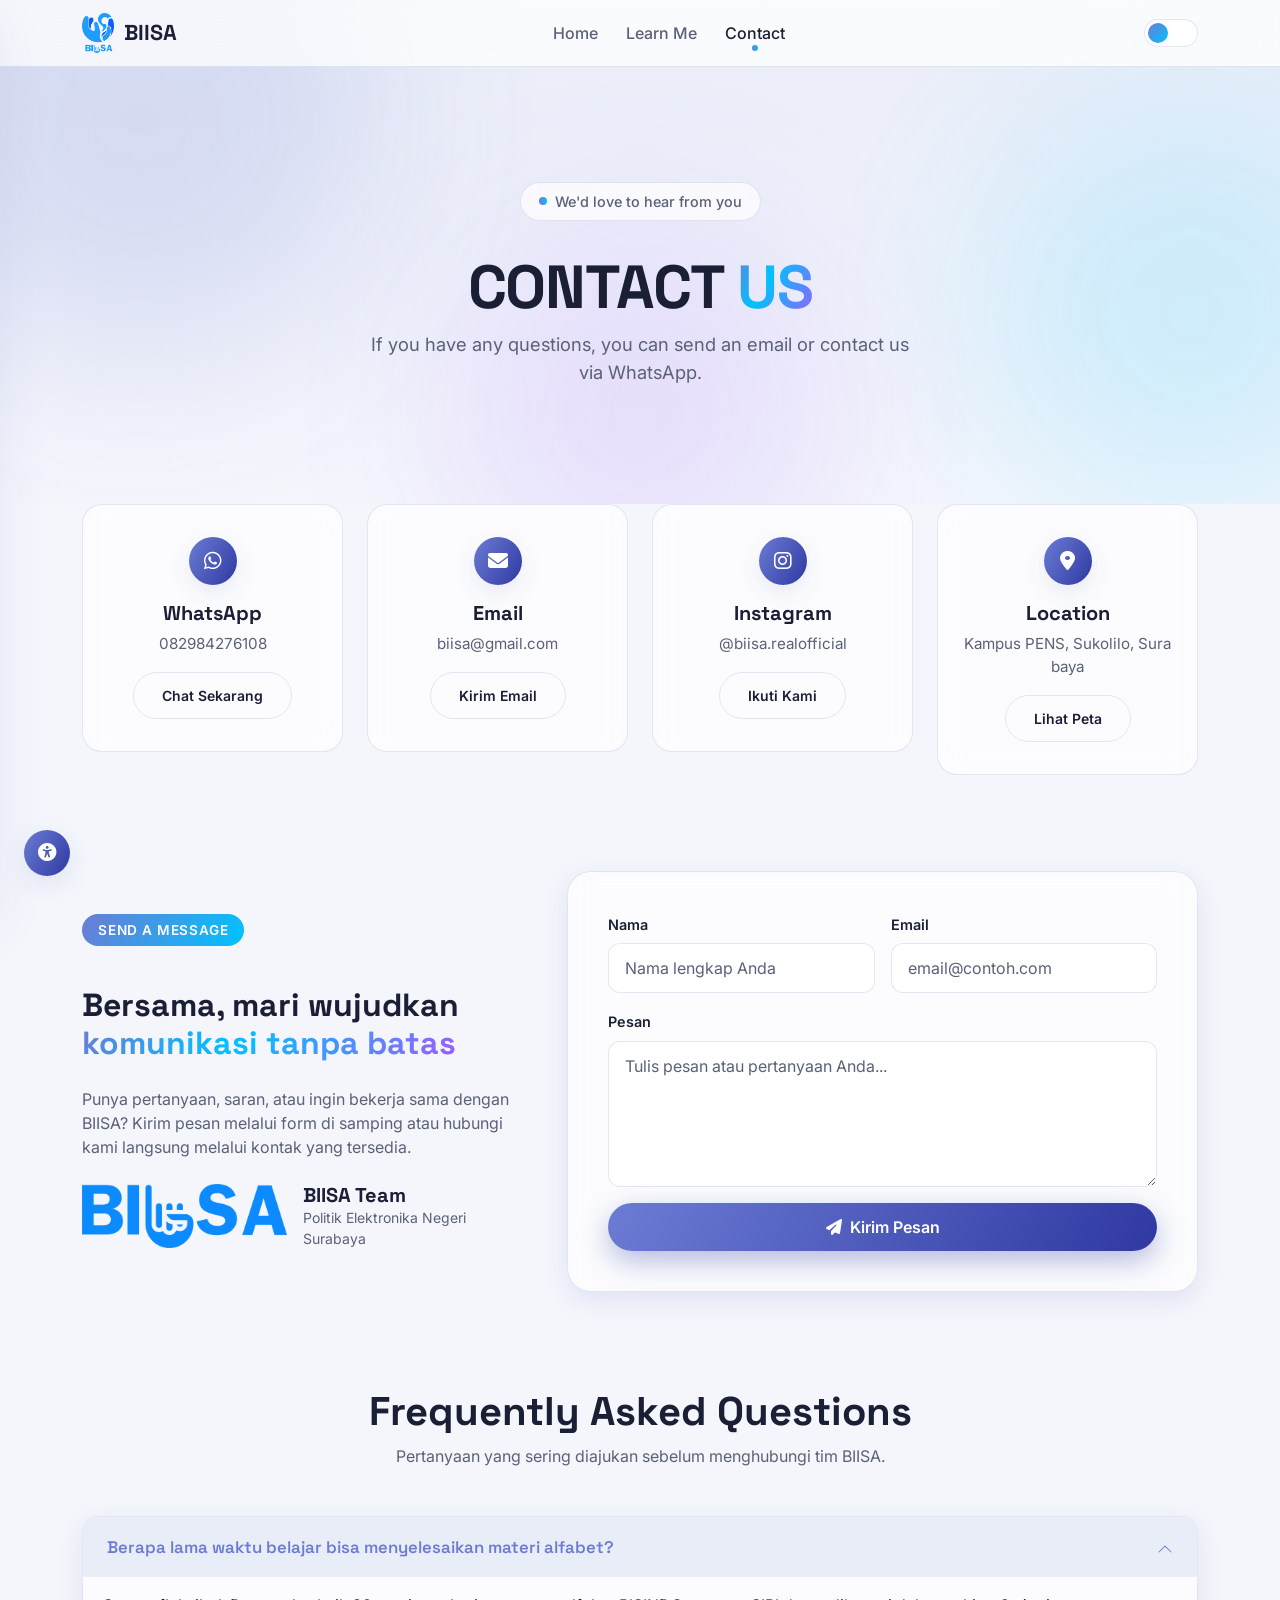
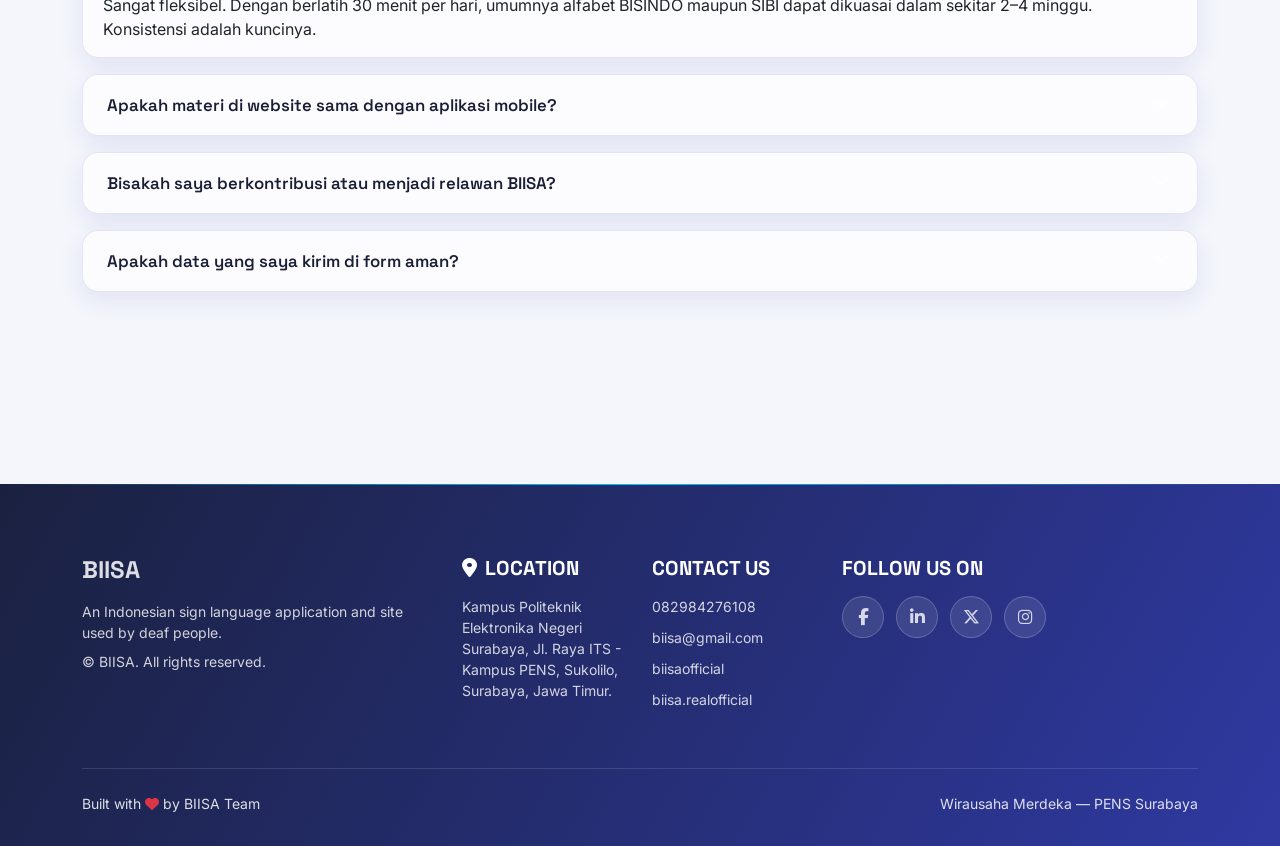
<file: contact.html>
<!DOCTYPE html>
<html lang="en">
<head>
  <meta charset="UTF-8">
  <meta name="viewport" content="width=device-width, initial-scale=1.0">
  <title>Contact | BIISA Education</title>

  <!-- Apply accessibility preference early (avoid flash) -->
  <script>
    (function () {
      try {
        var a = JSON.parse(localStorage.getItem("biisa-access") || "{}");
        document.documentElement.setAttribute("data-access-font", a.fontScale || "a");
        if (a.contrast) document.documentElement.setAttribute("data-high-contrast", "");
        if (a.motion) document.documentElement.setAttribute("data-reduced-motion", "");
      } catch (e) {}
    })();
  </script>

  <!-- Bootstrap 5 + Icon + Font -->
  <link href="https://cdn.jsdelivr.net/npm/bootstrap@5.3.3/dist/css/bootstrap.min.css" rel="stylesheet">
  <link href="https://cdnjs.cloudflare.com/ajax/libs/font-awesome/6.5.2/css/all.min.css" rel="stylesheet">
  <link href="https://fonts.googleapis.com/css2?family=Space+Grotesk:wght@400;500;600;700&family=Inter:wght@300;400;500;600;700&display=swap" rel="stylesheet">

  <!-- AOS -->
  <link href="https://unpkg.com/aos@2.3.1/dist/aos.css" rel="stylesheet">

  <link rel="stylesheet" href="css/style.css">
</head>
<body>

  <!-- Navbar -->
  <nav class="navbar navbar-biisa navbar-expand-lg">
    <div class="container">
      <a class="navbar-brand" href="index.html">
        <img src="image/logo2.png" alt="BIISA Logo">
        <span>BIISA</span>
      </a>
      <button class="navbar-toggler" type="button" data-bs-toggle="collapse" data-bs-target="#navbarSupportedContent" aria-controls="navbarSupportedContent" aria-expanded="false" aria-label="Toggle navigation">
        <span class="navbar-toggler-icon"></span>
      </button>

      <div class="collapse navbar-collapse" id="navbarSupportedContent">
        <ul class="navbar-nav mx-auto">
          <li class="nav-item"><a class="nav-link" href="index.html">Home</a></li>
          <li class="nav-item"><a class="nav-link" href="learn.html">Learn Me</a></li>
          <li class="nav-item"><a class="nav-link" href="contact.html">Contact</a></li>
        </ul>
        <div class="d-flex align-items-center justify-content-center">
          <button class="theme-toggle" type="button" aria-label="Toggle dark mode"></button>
        </div>
      </div>
    </div>
  </nav>

  <!-- Page header -->
  <section class="hero" style="min-height: 56vh; padding: 160px 0 80px;">
    <div class="hero-blobs">
      <div class="blob blob-1"></div>
      <div class="blob blob-2"></div>
      <div class="blob blob-3"></div>
    </div>
    <div class="container text-center" data-aos="fade-up">
      <span class="badge-chip mb-3"><span class="dot"></span> We'd love to hear from you</span>
      <h1 class="display-4 fw-bold mt-3">CONTACT <span class="text-gradient">US</span></h1>
      <p class="hero-sub mx-auto">
        If you have any questions, you can send an email or contact us via WhatsApp.
      </p>
    </div>
  </section>

  <!-- Contact info -->
  <section class="section-pad pt-0">
    <div class="container">
      <div class="row g-4">

        <div class="col-md-6 col-lg-3" data-aos="fade-up">
          <div class="info-card">
            <span class="icon-btn"><i class="fa-brands fa-whatsapp"></i></span>
            <h5 class="fw-bold">WhatsApp</h5>
            <p>082984276108</p>
            <a href="https://wa.me/6282984276108" target="_blank" rel="noopener" class="btn btn-ghost btn-sm mt-3">Chat Sekarang</a>
          </div>
        </div>

        <div class="col-md-6 col-lg-3" data-aos="fade-up" data-aos-delay="100">
          <div class="info-card">
            <span class="icon-btn"><i class="fa-solid fa-envelope"></i></span>
            <h5 class="fw-bold">Email</h5>
            <p>biisa@gmail.com</p>
            <a href="mailto:biisa@gmail.com" class="btn btn-ghost btn-sm mt-3">Kirim Email</a>
          </div>
        </div>

        <div class="col-md-6 col-lg-3" data-aos="fade-up" data-aos-delay="200">
          <div class="info-card">
            <span class="icon-btn"><i class="fa-brands fa-instagram"></i></span>
            <h5 class="fw-bold">Instagram</h5>
            <p>@biisa.realofficial</p>
            <a href="#" class="btn btn-ghost btn-sm mt-3">Ikuti Kami</a>
          </div>
        </div>

        <div class="col-md-6 col-lg-3" data-aos="fade-up" data-aos-delay="300">
          <div class="info-card">
            <span class="icon-btn"><i class="fa-solid fa-location-dot"></i></span>
            <h5 class="fw-bold">Location</h5>
            <p>Kampus PENS, Sukolilo, Surabaya</p>
            <a href="#" class="btn btn-ghost btn-sm mt-3">Lihat Peta</a>
          </div>
        </div>

      </div>
    </div>
  </section>

  <!-- Contact form -->
  <section class="section-pad pt-0">
    <div class="container">
      <div class="row g-5 align-items-center">
        <div class="col-lg-5" data-aos="fade-right">
          <span class="feature-chip mb-4">Send a Message</span>
          <h2 class="fw-bold mt-3 mb-4">Bersama, mari wujudkan <span class="text-gradient">komunikasi tanpa batas</span></h2>
          <p class="mb-4">
            Punya pertanyaan, saran, atau ingin bekerja sama dengan BIISA? Kirim pesan melalui form di
            samping atau hubungi kami langsung melalui kontak yang tersedia.
          </p>
          <div class="d-flex align-items-center gap-3 mt-4">
            <img src="image/logo.png" alt="BIISA" style="height: 64px;">
            <div>
              <h5 class="fw-bold mb-0">BIISA Team</h5>
              <p class="small mb-0">Politik Elektronika Negeri Surabaya</p>
            </div>
          </div>
        </div>

        <div class="col-lg-7" data-aos="fade-left">
          <div class="form-glass">
            <div id="formAlert" class="alert d-none" role="alert"></div>
            <form id="contactForm" novalidate>
              <div class="row g-3">
                <div class="col-md-6">
                  <label for="contactName" class="form-label">Nama</label>
                  <input type="text" class="form-control" id="contactName" placeholder="Nama lengkap Anda">
                </div>
                <div class="col-md-6">
                  <label for="contactEmail" class="form-label">Email</label>
                  <input type="email" class="form-control" id="contactEmail" placeholder="email@contoh.com">
                </div>
                <div class="col-12">
                  <label for="contactMessage" class="form-label">Pesan</label>
                  <textarea class="form-control" id="contactMessage" rows="5" placeholder="Tulis pesan atau pertanyaan Anda..."></textarea>
                </div>
                <div class="col-12">
                  <button type="submit" class="btn btn-biisa w-100">
                    <i class="fa-solid fa-paper-plane me-2"></i>Kirim Pesan
                  </button>
                </div>
              </div>
            </form>
          </div>
        </div>
      </div>
    </div>
  </section>

  <!-- FAQ -->
  <section class="section-pad pt-0">
    <div class="container">
      <div class="text-center mb-5" data-aos="fade-up">
        <h2 class="display-6 fw-bold">Frequently Asked Questions</h2>
        <p class="intro mx-auto">Pertanyaan yang sering diajukan sebelum menghubungi tim BIISA.</p>
      </div>

      <div class="accordion accordion-biisa" id="faqAccordion" data-aos="fade-up">
        <div class="accordion-item">
          <h2 class="accordion-header">
            <button class="accordion-button" type="button" data-bs-toggle="collapse" data-bs-target="#faq1" aria-expanded="true" aria-controls="faq1">
              Berapa lama waktu belajar bisa menyelesaikan materi alfabet?
            </button>
          </h2>
          <div id="faq1" class="accordion-collapse collapse show" data-bs-parent="#faqAccordion">
            <div class="accordion-body">
              Sangat fleksibel. Dengan berlatih 30 menit per hari, umumnya alfabet BISINDO maupun SIBI
              dapat dikuasai dalam sekitar 2–4 minggu. Konsistensi adalah kuncinya.
            </div>
          </div>
        </div>

        <div class="accordion-item">
          <h2 class="accordion-header">
            <button class="accordion-button collapsed" type="button" data-bs-toggle="collapse" data-bs-target="#faq2" aria-expanded="false" aria-controls="faq2">
              Apakah materi di website sama dengan aplikasi mobile?
            </button>
          </h2>
          <div id="faq2" class="accordion-collapse collapse" data-bs-parent="#faqAccordion">
            <div class="accordion-body">
              Ya. Website dan aplikasi mobile BIISA memiliki materi alfabet yang sama dan saling
              melengkapi. Website cocok untuk belajar di laptop/komputer, sedangkan aplikasi praktis
              dibawa ke mana pun.
            </div>
          </div>
        </div>

        <div class="accordion-item">
          <h2 class="accordion-header">
            <button class="accordion-button collapsed" type="button" data-bs-toggle="collapse" data-bs-target="#faq3" aria-expanded="false" aria-controls="faq3">
              Bisakah saya berkontribusi atau menjadi relawan BIISA?
            </button>
          </h2>
          <div id="faq3" class="accordion-collapse collapse" data-bs-parent="#faqAccordion">
            <div class="accordion-body">
              Pasti bisa! BIISA selalu terbuka untuk relawan, pengajar, dan kolaborator. Silakan kirim
              pesan melalui form kontak di halaman ini atau hubungi kami via email.
            </div>
          </div>
        </div>

        <div class="accordion-item">
          <h2 class="accordion-header">
            <button class="accordion-button collapsed" type="button" data-bs-toggle="collapse" data-bs-target="#faq4" aria-expanded="false" aria-controls="faq4">
              Apakah data yang saya kirim di form aman?
            </button>
          </h2>
          <div id="faq4" class="accordion-collapse collapse" data-bs-parent="#faqAccordion">
            <div class="accordion-body">
              Ya. Form kontak membuka aplikasi email Anda untuk mengirim pesan, sehingga data Anda
              tidak tersimpan di server website dan hanya dikirimkan langsung kepada tim BIISA.
            </div>
          </div>
        </div>
      </div>
    </div>
  </section>

  <!-- Footer -->
  <footer class="footer-biisa">
    <div class="container">
      <div class="row gy-4">
        <div class="col-lg-4 col-md-6">
          <h1 class="h4 fw-bold mb-3">BIISA</h1>
          <p class="small mb-2">An Indonesian sign language application and site used by deaf people.</p>
          <p class="small mb-0">&copy; BIISA. All rights reserved.</p>
        </div>
        <div class="col-lg-2 col-md-6">
          <h5 class="fw-bold mb-3"><i class="fa-solid fa-location-dot me-2"></i>LOCATION</h5>
          <p class="small mb-0">Kampus Politeknik Elektronika Negeri Surabaya, Jl. Raya ITS - Kampus PENS, Sukolilo, Surabaya, Jawa Timur.</p>
        </div>
        <div class="col-lg-2 col-md-6">
          <h5 class="fw-bold mb-3">CONTACT US</h5>
          <ul class="footer-links small">
            <li><a href="tel:082984276108">082984276108</a></li>
            <li><a href="mailto:biisa@gmail.com">biisa@gmail.com</a></li>
            <li><a href="#">biisaofficial</a></li>
            <li><a href="#">biisa.realofficial</a></li>
          </ul>
        </div>
        <div class="col-lg-4 col-md-6">
          <h5 class="fw-bold mb-3">FOLLOW US ON</h5>
          <div class="social-row">
            <a href="#" class="social-circle" aria-label="Facebook"><i class="fa-brands fa-facebook-f"></i></a>
            <a href="#" class="social-circle" aria-label="LinkedIn"><i class="fa-brands fa-linkedin-in"></i></a>
            <a href="#" class="social-circle" aria-label="Twitter / X"><i class="fa-brands fa-x-twitter"></i></a>
            <a href="#" class="social-circle" aria-label="Instagram"><i class="fa-brands fa-instagram"></i></a>
          </div>
        </div>
      </div>
      <div class="footer-bottom d-flex flex-wrap justify-content-between align-items-center small">
        <span>Built with <i class="fa-solid fa-heart text-danger"></i> by BIISA Team</span>
        <span>Wirausaha Merdeka — PENS Surabaya</span>
      </div>
    </div>
  </footer>

  <!-- Back to top -->
  <button class="back-to-top" aria-label="Back to top"><i class="fa-solid fa-chevron-up"></i></button>

  <!-- Scripts -->
  <script src="https://unpkg.com/aos@2.3.1/dist/aos.js"></script>
  <script src="https://cdn.jsdelivr.net/npm/bootstrap@5.3.3/dist/js/bootstrap.bundle.min.js"></script>
  <script src="js/main.js"></script>
</body>
</html>
</file>
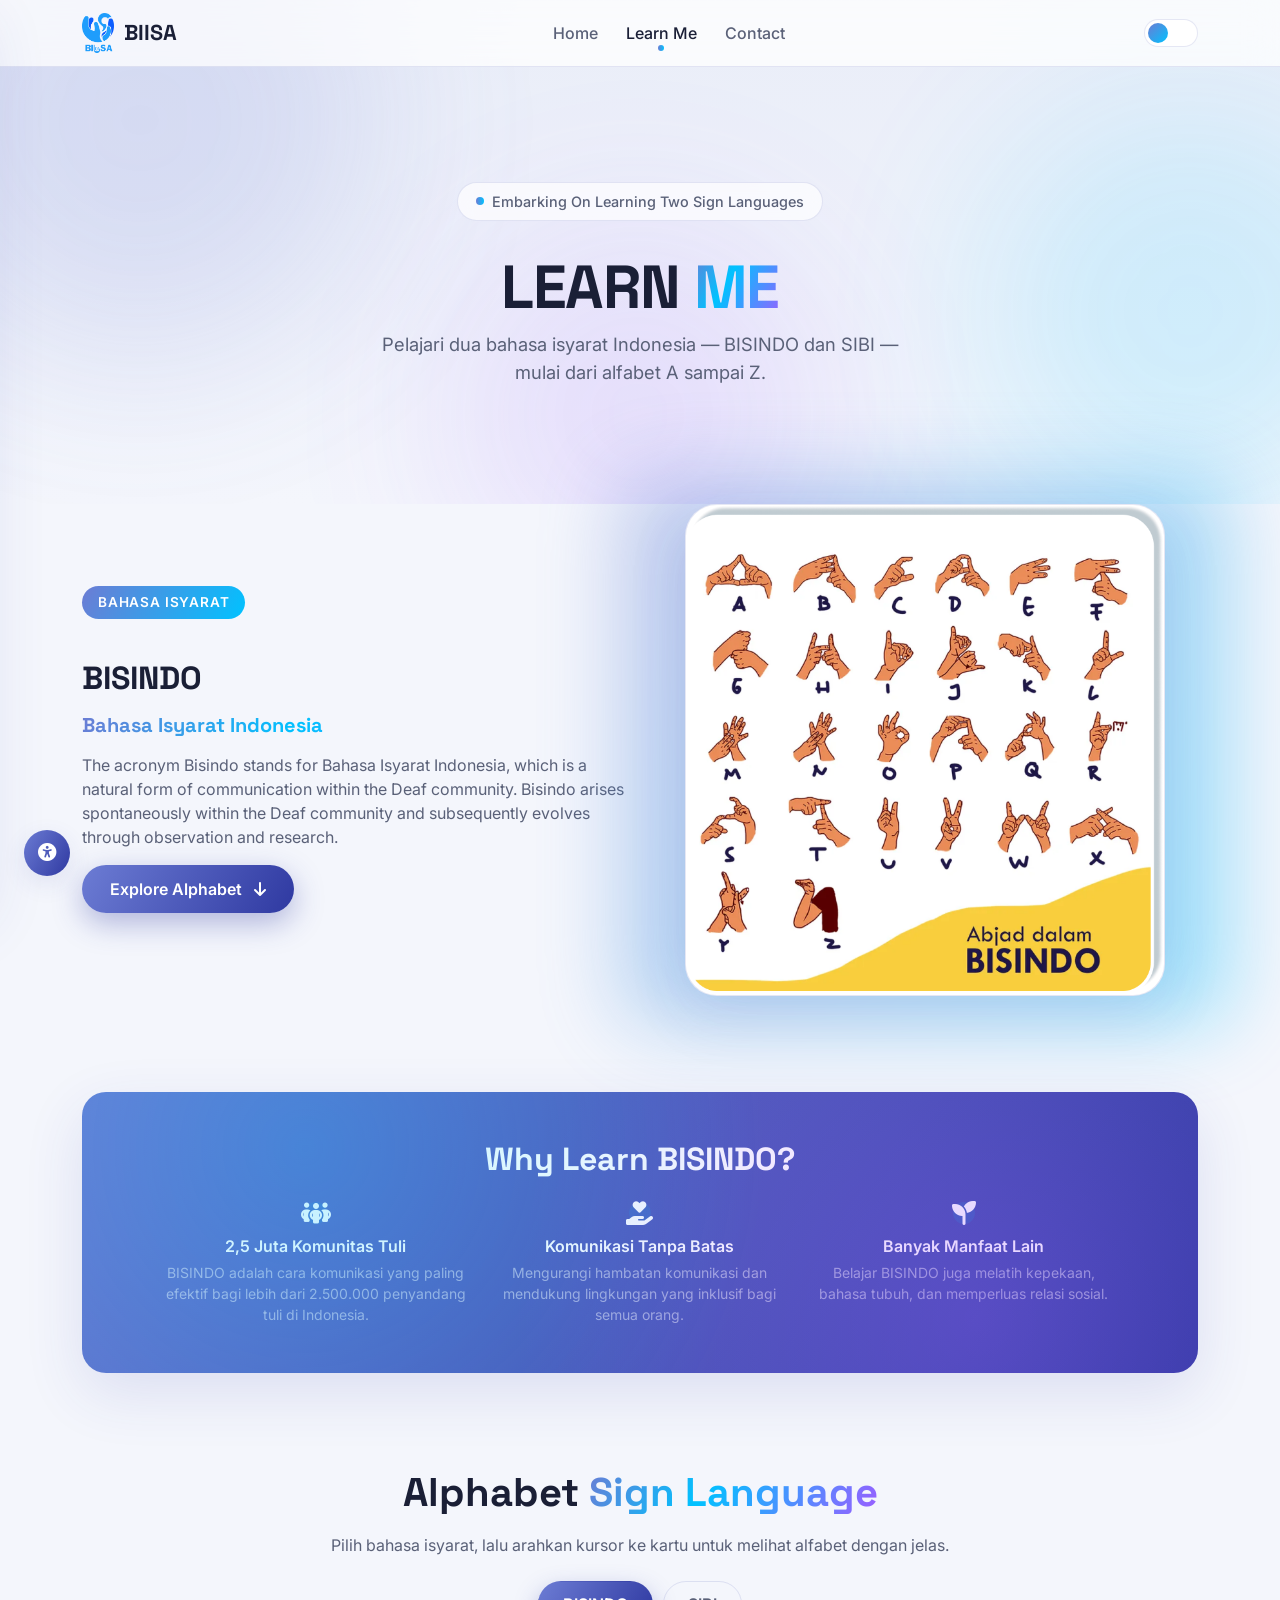
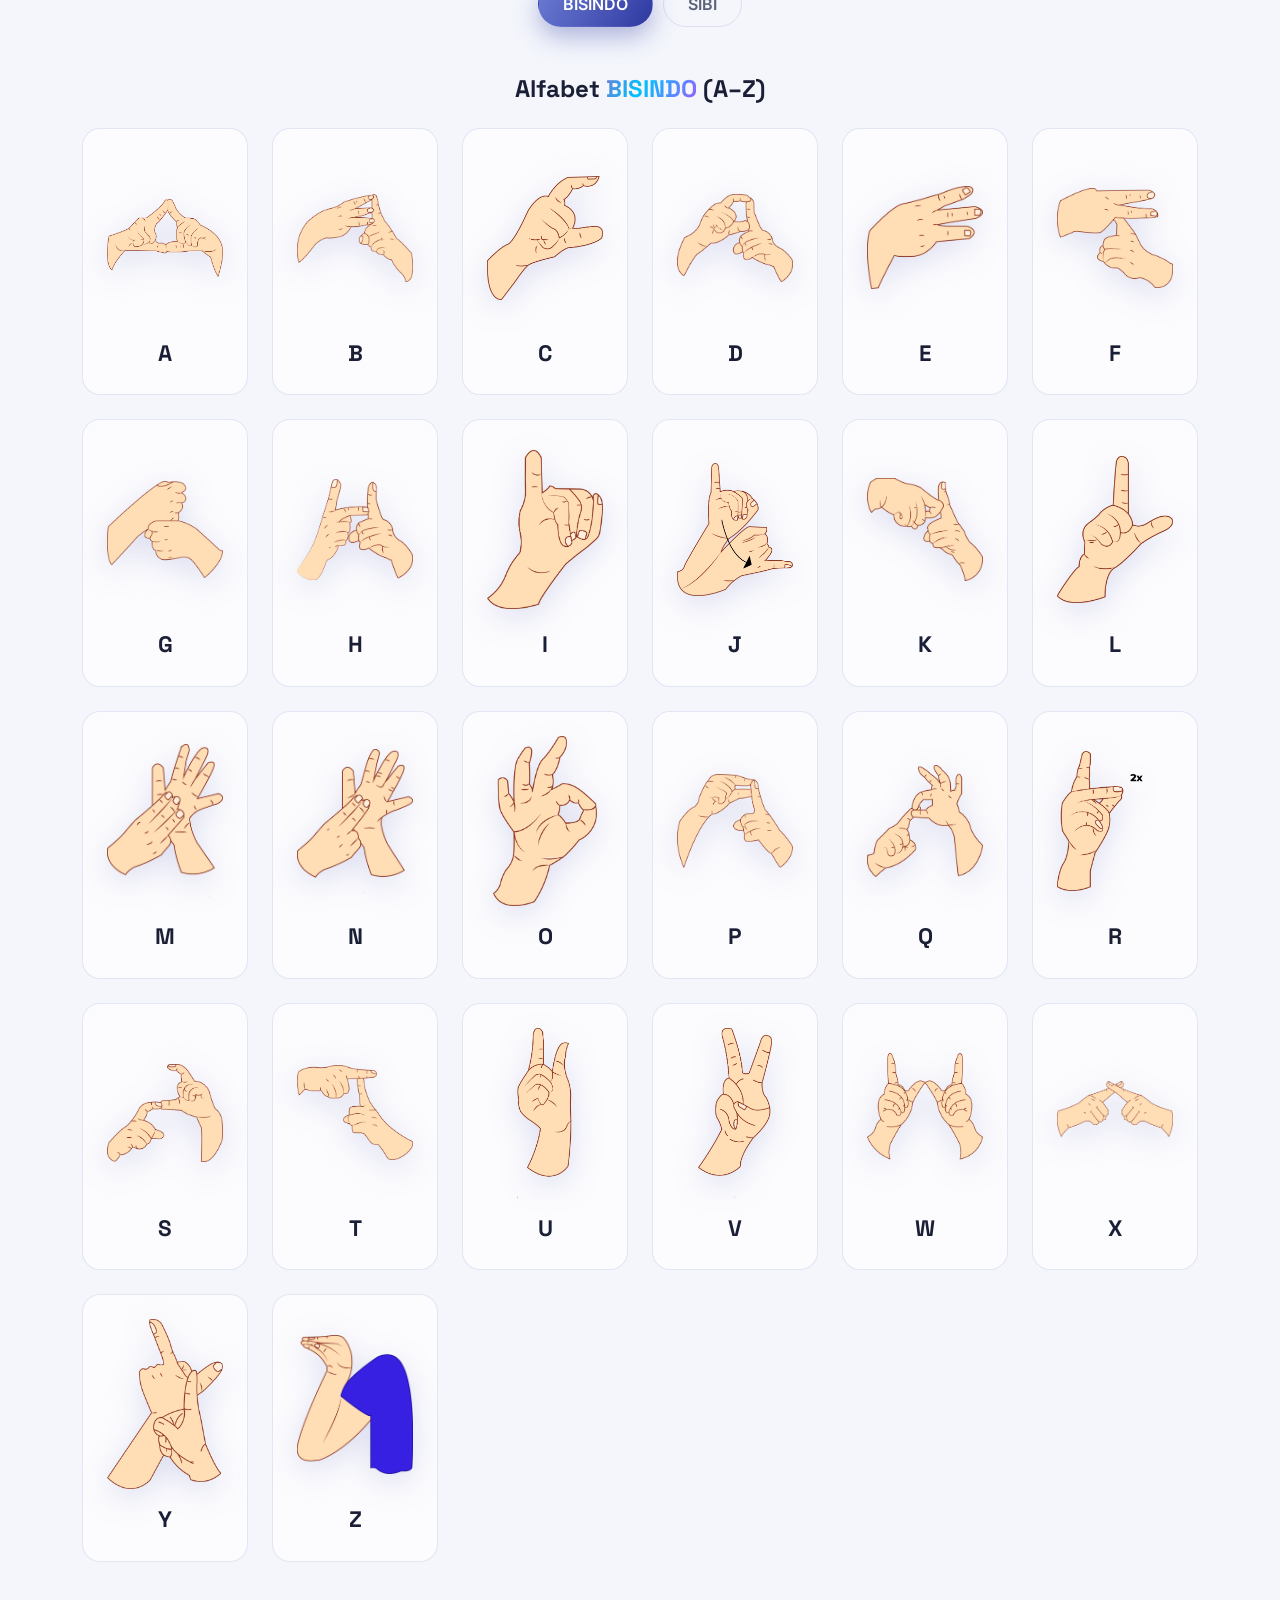
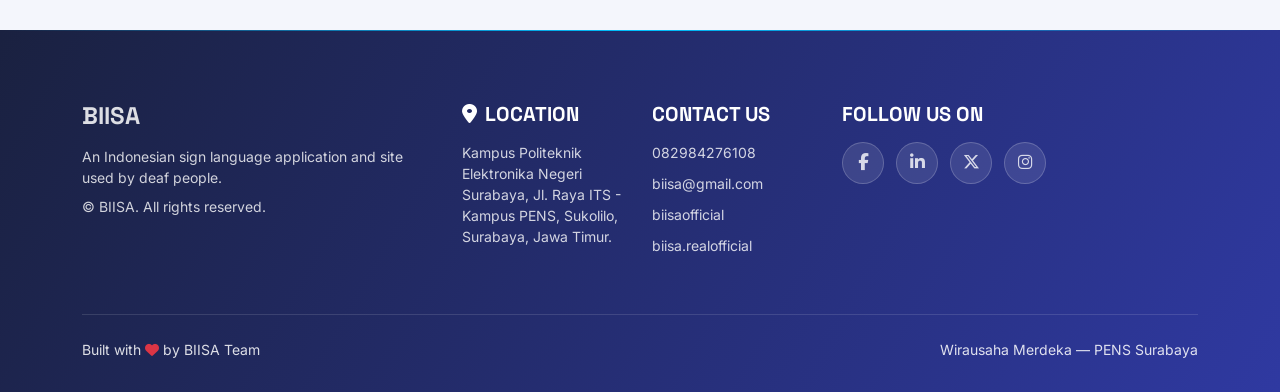
<file: learn.html>
<!DOCTYPE html>
<html lang="en">
<head>
  <meta charset="UTF-8">
  <meta name="viewport" content="width=device-width, initial-scale=1.0">
  <title>Learn Me | BIISA Education</title>

  <!-- Apply accessibility preference early (avoid flash) -->
  <script>
    (function () {
      try {
        var a = JSON.parse(localStorage.getItem("biisa-access") || "{}");
        document.documentElement.setAttribute("data-access-font", a.fontScale || "a");
        if (a.contrast) document.documentElement.setAttribute("data-high-contrast", "");
        if (a.motion) document.documentElement.setAttribute("data-reduced-motion", "");
      } catch (e) {}
    })();
  </script>

  <!-- Bootstrap 5 + Icon + Font -->
  <link href="https://cdn.jsdelivr.net/npm/bootstrap@5.3.3/dist/css/bootstrap.min.css" rel="stylesheet">
  <link href="https://cdnjs.cloudflare.com/ajax/libs/font-awesome/6.5.2/css/all.min.css" rel="stylesheet">
  <link href="https://fonts.googleapis.com/css2?family=Space+Grotesk:wght@400;500;600;700&family=Inter:wght@300;400;500;600;700&display=swap" rel="stylesheet">

  <!-- AOS -->
  <link href="https://unpkg.com/aos@2.3.1/dist/aos.css" rel="stylesheet">

  <link rel="stylesheet" href="css/style.css">
</head>
<body>

  <!-- Navbar -->
  <nav class="navbar navbar-biisa navbar-expand-lg">
    <div class="container">
      <a class="navbar-brand" href="index.html">
        <img src="image/logo2.png" alt="BIISA Logo">
        <span>BIISA</span>
      </a>
      <button class="navbar-toggler" type="button" data-bs-toggle="collapse" data-bs-target="#navbarSupportedContent" aria-controls="navbarSupportedContent" aria-expanded="false" aria-label="Toggle navigation">
        <span class="navbar-toggler-icon"></span>
      </button>

      <div class="collapse navbar-collapse" id="navbarSupportedContent">
        <ul class="navbar-nav mx-auto">
          <li class="nav-item"><a class="nav-link" href="index.html">Home</a></li>
          <li class="nav-item"><a class="nav-link" href="learn.html">Learn Me</a></li>
          <li class="nav-item"><a class="nav-link" href="contact.html">Contact</a></li>
        </ul>
        <div class="d-flex align-items-center justify-content-center">
          <button class="theme-toggle" type="button" aria-label="Toggle dark mode"></button>
        </div>
      </div>
    </div>
  </nav>

  <!-- Page header -->
  <section class="hero" style="min-height: 56vh; padding: 160px 0 80px;">
    <div class="hero-blobs">
      <div class="blob blob-1"></div>
      <div class="blob blob-2"></div>
      <div class="blob blob-3"></div>
    </div>
    <div class="container text-center" data-aos="fade-up">
      <span class="badge-chip mb-3"><span class="dot"></span> Embarking On Learning Two Sign Languages</span>
      <h1 class="display-4 fw-bold mt-3">LEARN <span class="text-gradient">ME</span></h1>
      <p class="hero-sub mx-auto">
        Pelajari dua bahasa isyarat Indonesia — BISINDO dan SIBI — mulai dari alfabet A sampai Z.
      </p>
    </div>
  </section>

  <!-- BISINDO intro -->
  <section class="section-pad pt-0">
    <div class="container">
      <div class="row align-items-center gy-5">
        <div class="col-lg-6" data-aos="fade-right">
          <span class="feature-chip mb-4">Bahasa Isyarat</span>
          <h2 class="fw-bold mt-3 mb-3">BISINDO</h2>
          <h5 class="fw-bold text-gradient mb-3">Bahasa Isyarat Indonesia</h5>
          <p>
            The acronym Bisindo stands for Bahasa Isyarat Indonesia, which is a natural form of
            communication within the Deaf community. Bisindo arises spontaneously within the Deaf
            community and subsequently evolves through observation and research.
          </p>
          <a href="#alphabets" class="btn btn-biisa">Explore Alphabet <i class="fa-solid fa-arrow-down ms-2"></i></a>
        </div>
        <div class="col-lg-6 text-center" data-aos="fade-left">
          <div class="hero-visual">
            <div class="glow-ring"></div>
            <img src="image/bisindo.png" alt="BISINDO Illustration">
          </div>
        </div>
      </div>
    </div>
  </section>

  <!-- Why learn BISINDO -->
  <section class="section-pad pt-0">
    <div class="container">
      <div class="stats-band" data-aos="fade-up">
        <div class="text-center mb-4">
          <h2 class="text-white fw-bold">Why Learn BISINDO?</h2>
        </div>
        <div class="row g-4 text-center mx-lg-5">
          <div class="col-md-6 col-lg-4">
            <div class="feature-check"><i class="text-white fa-solid fa-people-group fs-4"></i></div>
            <p class="text-white fw-semibold mb-1">2,5 Juta Komunitas Tuli</p>
            <p class="text-white-50 small mb-0">BISINDO adalah cara komunikasi yang paling efektif bagi lebih dari 2.500.000 penyandang tuli di Indonesia.</p>
          </div>
          <div class="col-md-6 col-lg-4">
            <div class="feature-check"><i class="text-white fa-solid fa-hand-holding-heart fs-4"></i></div>
            <p class="text-white fw-semibold mb-1">Komunikasi Tanpa Batas</p>
            <p class="text-white-50 small mb-0">Mengurangi hambatan komunikasi dan mendukung lingkungan yang inklusif bagi semua orang.</p>
          </div>
          <div class="col-md-6 col-lg-4">
            <div class="feature-check"><i class="text-white fa-solid fa-seedling fs-4"></i></div>
            <p class="text-white fw-semibold mb-1">Banyak Manfaat Lain</p>
            <p class="text-white-50 small mb-0">Belajar BISINDO juga melatih kepekaan, bahasa tubuh, dan memperluas relasi sosial.</p>
          </div>
        </div>
      </div>
    </div>
  </section>

  <!-- Alphabet tabs -->
  <section class="section-pad pt-0" id="alphabets">
    <div class="container">
      <div class="text-center mb-4" data-aos="fade-up">
        <h2 class="display-6 fw-bold mb-3">Alphabet <span class="text-gradient">Sign Language</span></h2>
        <p class="intro mx-auto">Pilih bahasa isyarat, lalu arahkan kursor ke kartu untuk melihat alfabet dengan jelas.</p>
      </div>

      <ul class="nav nav-pills pill-tabs mb-5" id="alphabetTabs" role="tablist" data-aos="fade-up">
        <li class="nav-item" role="presentation">
          <button class="nav-link active" data-bs-toggle="pill" data-bs-target="#tab-bisindo" type="button" role="tab" aria-selected="true">
            BISINDO
          </button>
        </li>
        <li class="nav-item" role="presentation">
          <button class="nav-link" data-bs-toggle="pill" data-bs-target="#tab-sibi" type="button" role="tab" aria-selected="false">
            SIBI
          </button>
        </li>
      </ul>

      <div class="tab-content">
        <!-- BISINDO alphabet -->
        <div class="tab-pane fade show active" id="tab-bisindo" role="tabpanel">
          <div class="mb-4 text-center">
            <h3 class="fw-bold h4">Alfabet <span class="text-gradient">BISINDO</span> (A–Z)</h3>
          </div>
          <div data-alphabet="BISINDO"></div>
        </div>

        <!-- SIBI alphabet -->
        <div class="tab-pane fade" id="tab-sibi" role="tabpanel">
          <div class="mb-4 text-center">
            <h3 class="fw-bold h4">Alfabet <span class="text-gradient">SIBI</span> (A–Z)</h3>
          </div>
          <div data-alphabet="SIBI"></div>
        </div>
      </div>
    </div>
  </section>

  <!-- Practice / Quiz -->
  <section class="section-pad pt-0" id="practice">
    <div class="container">
      <div class="glass-card p-4 p-md-5" data-aos="fade-up">
        <div class="card-top"></div>

        <div class="text-center mb-4">
          <span class="feature-chip mb-3">Practice Mode</span>
          <h2 class="display-6 fw-bold mt-3">Uji <span class="text-gradient">Dirimu!</span></h2>
          <p class="intro mx-auto">Langkah terbaik untuk mengingat alfabet adalah dengan berlatih langsung.</p>
        </div>

        <!-- Setup -->
        <div id="quizSetup">
          <div class="row g-3 mb-4">
            <div class="col-md-4">
              <label class="form-label fw-semibold">Bahasa Isyarat</label>
              <div class="d-flex gap-2 flex-wrap" role="group" aria-label="Pilih bahasa isyarat">
                <button class="btn quiz-setup-btn active" data-quiz-type="BISINDO">BISINDO</button>
                <button class="btn quiz-setup-btn" data-quiz-type="SIBI">SIBI</button>
              </div>
            </div>
            <div class="col-md-4">
              <label class="form-label fw-semibold">Mode Latihan</label>
              <div class="d-flex gap-2 flex-wrap" role="group" aria-label="Pilih mode latihan">
                <button class="btn quiz-setup-btn active" data-quiz-mode="signToLetter">Isyarat → Huruf</button>
                <button class="btn quiz-setup-btn" data-quiz-mode="letterToSign">Huruf → Isyarat</button>
              </div>
            </div>
            <div class="col-md-4">
              <label class="form-label fw-semibold">Jumlah Soal</label>
              <div class="d-flex gap-2 flex-wrap" role="group" aria-label="Pilih jumlah soal">
                <button class="btn quiz-setup-btn active" data-quiz-count="10">10</button>
                <button class="btn quiz-setup-btn" data-quiz-count="20">20</button>
                <button class="btn quiz-setup-btn" data-quiz-count="26">26</button>
              </div>
            </div>
          </div>
          <div class="text-center">
            <button id="quizStart" class="btn btn-biisa btn-lg"><i class="fa-solid fa-play me-2"></i>Mulai Latihan</button>
          </div>
        </div>

        <!-- Quiz body -->
        <div id="quizBody" class="d-none text-center">
          <div class="d-flex justify-content-between align-items-center mb-2 flex-wrap">
            <span class="fw-semibold" id="quizProgressText">Soal 1 dari 10</span>
            <span class="fw-semibold text-gradient" id="quizScoreText">Skor: 0</span>
          </div>
          <div class="progress practice-progress mb-4" style="height: 8px;">
            <div class="progress-bar quiz-progress-bar" id="quizProgressBar" style="width:10%"></div>
          </div>

          <div id="quizPrompt" class="mb-4"></div>

          <div class="row row-cols-2 row-cols-md-4 g-3 justify-content-center" id="quizOptions"></div>

          <div id="quizFeedback" class="fw-semibold mt-4" style="min-height: 28px;"></div>

          <button id="quizNext" class="btn btn-biisa d-none"><i class="fa-solid fa-arrow-right me-2"></i>Lanjut</button>
        </div>

        <!-- Result -->
        <div id="quizResult" class="d-none text-center">
          <div class="quiz-result-icon"><i class="fa-solid fa-trophy"></i></div>
          <div class="quiz-result-stars"></div>
          <h3 class="fw-bold mt-3">Latihan Selesai!</h3>
          <p class="fs-5 mb-4" id="quizResultText"></p>
          <div class="d-flex gap-3 justify-content-center flex-wrap">
            <button id="quizRetry" class="btn btn-biisa"><i class="fa-solid fa-rotate-right me-2"></i>Ulangi</button>
            <button id="quizChange" class="btn btn-ghost"><i class="fa-solid fa-sliders me-2"></i>Ganti Mode</button>
          </div>
        </div>

      </div>
    </div>
  </section>

  <!-- SIBI intro -->
  <section class="section-pad pt-0">
    <div class="container">
      <div class="row align-items-center gy-5">
        <div class="col-lg-6 order-lg-0 order-1" data-aos="fade-right">
          <span class="feature-chip mb-4" style="background: linear-gradient(120deg, var(--accent-2), var(--accent));">Sistem Isyarat</span>
          <h2 class="fw-bold mt-3 mb-3">SIBI</h2>
          <h5 class="fw-bold text-gradient mb-3">Sistem Isyarat Bahasa Indonesia</h5>
          <p>
            SIBI, which stands for Sistem Isyarat Bahasa Indonesia, is a sign language system formed by a
            former head of Special Education (SLB) who is a hearing person. SIBI is adopted from American
            Sign Language and has been officially recognized by the government, though it is more commonly
            used in Special Education learning environments.
          </p>
          <a href="#alphabets" class="btn btn-biisa" data-activate-tab="tab-sibi">See SIBI Alphabet <i class="fa-solid fa-arrow-up-from-bracket ms-2"></i></a>
        </div>
        <div class="col-lg-6 order-lg-1 order-0 text-center" data-aos="fade-left">
          <div class="hero-visual">
            <div class="glow-ring"></div>
            <img src="image/sibi.png" alt="SIBI Illustration">
          </div>
        </div>
      </div>
    </div>
  </section>

  <!-- Why learn SIBI -->
  <section class="section-pad pt-0">
    <div class="container">
      <div class="stats-band" data-aos="fade-up">
        <div class="text-center mb-4">
          <h2 class="text-white fw-bold">Why Learn SIBI?</h2>
        </div>
        <div class="row g-4 text-center mx-lg-5">
          <div class="col-md-6 col-lg-4">
            <div class="feature-check"><i class="text-white fa-solid fa-landmark fs-4"></i></div>
            <p class="text-white fw-semibold mb-1">Diakui Pemerintah</p>
            <p class="text-white-50 small mb-0">SIBI diresmikan dan digunakan dalam lingkungan pendidikan khusus (SLB) di Indonesia.</p>
          </div>
          <div class="col-md-6 col-lg-4">
            <div class="feature-check"><i class="text-white fa-solid fa-school fs-4"></i></div>
            <p class="text-white fw-semibold mb-1">Standar Pendidikan SLB</p>
            <p class="text-white-50 small mb-0">Lebih umum digunakan di lingkungan pembelajaran Sekolah Luar Biasa di Indonesia.</p>
          </div>
          <div class="col-md-6 col-lg-4">
            <div class="feature-check"><i class="text-white fa-solid fa-comments fs-4"></i></div>
            <p class="text-white fw-semibold mb-1">Lengkap &amp; Terstruktur</p>
            <p class="text-white-50 small mb-0">Struktur yang jelas memudahkan pemula memahami sistem isyarat secara bertahap.</p>
          </div>
        </div>
      </div>
    </div>
  </section>

  <!-- Footer -->
  <footer class="footer-biisa">
    <div class="container">
      <div class="row gy-4">
        <div class="col-lg-4 col-md-6">
          <h1 class="h4 fw-bold mb-3">BIISA</h1>
          <p class="small mb-2">An Indonesian sign language application and site used by deaf people.</p>
          <p class="small mb-0">&copy; BIISA. All rights reserved.</p>
        </div>
        <div class="col-lg-2 col-md-6">
          <h5 class="fw-bold mb-3"><i class="fa-solid fa-location-dot me-2"></i>LOCATION</h5>
          <p class="small mb-0">Kampus Politeknik Elektronika Negeri Surabaya, Jl. Raya ITS - Kampus PENS, Sukolilo, Surabaya, Jawa Timur.</p>
        </div>
        <div class="col-lg-2 col-md-6">
          <h5 class="fw-bold mb-3">CONTACT US</h5>
          <ul class="footer-links small">
            <li><a href="tel:082984276108">082984276108</a></li>
            <li><a href="mailto:biisa@gmail.com">biisa@gmail.com</a></li>
            <li><a href="#">biisaofficial</a></li>
            <li><a href="#">biisa.realofficial</a></li>
          </ul>
        </div>
        <div class="col-lg-4 col-md-6">
          <h5 class="fw-bold mb-3">FOLLOW US ON</h5>
          <div class="social-row">
            <a href="#" class="social-circle" aria-label="Facebook"><i class="fa-brands fa-facebook-f"></i></a>
            <a href="#" class="social-circle" aria-label="LinkedIn"><i class="fa-brands fa-linkedin-in"></i></a>
            <a href="#" class="social-circle" aria-label="Twitter / X"><i class="fa-brands fa-x-twitter"></i></a>
            <a href="#" class="social-circle" aria-label="Instagram"><i class="fa-brands fa-instagram"></i></a>
          </div>
        </div>
      </div>
      <div class="footer-bottom d-flex flex-wrap justify-content-between align-items-center small">
        <span>Built with <i class="fa-solid fa-heart text-danger"></i> by BIISA Team</span>
        <span>Wirausaha Merdeka — PENS Surabaya</span>
      </div>
    </div>
  </footer>

  <!-- Back to top -->
  <button class="back-to-top" aria-label="Back to top"><i class="fa-solid fa-chevron-up"></i></button>

  <!-- Scripts -->
  <script src="https://unpkg.com/aos@2.3.1/dist/aos.js"></script>
  <script src="https://cdn.jsdelivr.net/npm/bootstrap@5.3.3/dist/js/bootstrap.bundle.min.js"></script>
  <script src="js/main.js"></script>
</body>
</html>
</file>
<file: css/style.css>
:root {
  --grad-1: #6c7cd4;
  --grad-2: #2f39a1;
  --accent: #00c2ff;
  --accent-2: #9d5cff;
  --bg: #f4f6fc;
  --bg-soft: #e9edf8;
  --surface: #ffffff;
  --surface-2: #ffffff;
  --glass: rgba(255, 255, 255, 0.7);
  --border: rgba(47, 57, 161, 0.12);
  --text: #1a1f36;
  --text-muted: #5a6178;
  --shadow: 0 20px 60px rgba(47, 57, 161, 0.12);
  --shadow-sm: 0 8px 24px rgba(47, 57, 161, 0.10);
  --nav-bg: rgba(255, 255, 255, 0.75);
  --hero-blob-1: rgba(108, 124, 212, 0.25);
  --hero-blob-2: rgba(0, 194, 255, 0.2);
  --hero-blob-3: rgba(157, 92, 255, 0.2);
  --input-bg: #ffffff;
}

[data-theme="dark"] {
  --grad-1: #7c8cf0;
  --grad-2: #3b46c9;
  --bg: #070b16;
  --bg-soft: #0d1428;
  --surface: #111a33;
  --surface-2: #16213e;
  --glass: rgba(17, 26, 51, 0.6);
  --border: rgba(124, 140, 240, 0.18);
  --text: #e8ecf9;
  --text-muted: #9aa3c0;
  --shadow: 0 20px 60px rgba(0, 0, 0, 0.5);
  --shadow-sm: 0 8px 24px rgba(0, 0, 0, 0.35);
  --nav-bg: rgba(7, 11, 22, 0.75);
  --hero-blob-1: rgba(124, 140, 240, 0.28);
  --hero-blob-2: rgba(0, 194, 255, 0.22);
  --hero-blob-3: rgba(157, 92, 255, 0.24);
  --input-bg: #0d1428;
}

* {
  box-sizing: border-box;
}

html {
  scroll-behavior: smooth;
}

body {
  font-family: "Inter", "Open Sans", sans-serif;
  background-color: var(--bg);
  color: var(--text);
  overflow-x: hidden;
  transition: background-color 0.35s ease, color 0.35s ease;
}

h1, h2, h3, h4, h5, h6,
.display-1, .display-2, .display-3, .display-4, .display-5, .display-6 {
  font-family: "Space Grotesk", "Inter", sans-serif;
  color: var(--text);
}

p {
  color: var(--text-muted);
}

a {
  color: var(--grad-1);
  text-decoration: none;
}

a:hover {
  color: var(--accent);
}

.text-gradient {
  background: linear-gradient(120deg, var(--grad-1), var(--accent) 40%, var(--accent-2));
  -webkit-background-clip: text;
  background-clip: text;
  -webkit-text-fill-color: transparent;
}

.section-pad {
  padding: 96px 0;
}

/* ===== Animated background blobs ===== */
.hero-blobs {
  position: absolute;
  inset: 0;
  overflow: hidden;
  pointer-events: none;
  z-index: 0;
}

.blob {
  position: absolute;
  border-radius: 50%;
  filter: blur(90px);
  opacity: 0.7;
  animation: float 12s ease-in-out infinite;
}

.blob-1 {
  width: 480px;
  height: 480px;
  background: var(--hero-blob-1);
  top: -120px;
  left: -100px;
}

.blob-2 {
  width: 420px;
  height: 420px;
  background: var(--hero-blob-2);
  top: 20%;
  right: -120px;
  animation-delay: -4s;
}

.blob-3 {
  width: 380px;
  height: 380px;
  background: var(--hero-blob-3);
  bottom: -100px;
  left: 35%;
  animation-delay: -8s;
}

@keyframes float {
  0%, 100% { transform: translate(0, 0) scale(1); }
  33% { transform: translate(30px, -30px) scale(1.08); }
  66% { transform: translate(-20px, 20px) scale(0.95); }
}

/* ===== Navbar ===== */
.navbar-biisa {
  position: fixed;
  top: 0;
  left: 0;
  right: 0;
  z-index: 1030;
  background: var(--nav-bg);
  backdrop-filter: blur(16px);
  -webkit-backdrop-filter: blur(16px);
  border-bottom: 1px solid var(--border);
  transition: box-shadow 0.3s ease, background 0.35s ease;
}

.navbar-biisa.scrolled {
  box-shadow: var(--shadow-sm);
}

.navbar-biisa .navbar-brand {
  display: flex;
  align-items: center;
  gap: 10px;
  font-family: "Space Grotesk", sans-serif;
  font-weight: 700;
  font-size: 1.35rem;
  color: var(--text);
}

.navbar-biisa .navbar-brand img {
  height: 40px;
}

.navbar-biisa .nav-link {
  font-weight: 500;
  color: var(--text-muted);
  margin: 0 6px;
  position: relative;
  transition: color 0.25s ease;
}

.navbar-biisa .nav-link:hover {
  color: var(--accent);
}

.navbar-biisa .nav-link.active {
  color: var(--text);
}

.navbar-biisa .nav-link.active::after {
  content: "";
  position: absolute;
  bottom: 2px;
  left: 50%;
  transform: translateX(-50%);
  width: 6px;
  height: 6px;
  border-radius: 50%;
  background: linear-gradient(90deg, var(--grad-1), var(--accent));
}

.navbar-toggler {
  border-color: var(--border);
}

.navbar-toggler:focus {
  box-shadow: none;
}

/* ===== Theme toggle ===== */
.theme-toggle {
  position: relative;
  width: 54px;
  height: 28px;
  border: 1px solid var(--border);
  border-radius: 999px;
  background: var(--surface-2);
  cursor: pointer;
  overflow: hidden;
  transition: background 0.35s ease;
}

.theme-toggle .knob {
  position: absolute;
  top: 3px;
  left: 3px;
  width: 20px;
  height: 20px;
  border-radius: 50%;
  background: linear-gradient(135deg, var(--grad-1), var(--accent));
  display: flex;
  align-items: center;
  justify-content: center;
  font-size: 11px;
  transition: transform 0.35s cubic-bezier(0.34, 1.56, 0.64, 1);
}

[data-theme="dark"] .theme-toggle .knob {
  transform: translateX(26px);
}

/* ===== Buttons ===== */
.btn-biisa {
  background: linear-gradient(120deg, var(--grad-1), var(--grad-2));
  border: none;
  color: #fff;
  font-weight: 600;
  padding: 12px 28px;
  border-radius: 999px;
  box-shadow: 0 10px 30px rgba(47, 57, 161, 0.35);
  transition: transform 0.25s ease, box-shadow 0.25s ease, filter 0.25s ease;
  position: relative;
  overflow: hidden;
}

.btn-biisa:hover {
  color: #fff;
  transform: translateY(-2px) scale(1.02);
  box-shadow: 0 16px 40px rgba(47, 57, 161, 0.5);
}

.btn-biisa::after {
  content: "";
  position: absolute;
  top: 0;
  left: -100%;
  width: 100%;
  height: 100%;
  background: linear-gradient(120deg, transparent, rgba(255, 255, 255, 0.35), transparent);
  transition: left 0.6s ease;
}

.btn-biisa:hover::after {
  left: 100%;
}

.btn-ghost {
  background: transparent;
  border: 1.5px solid var(--border);
  color: var(--text);
  font-weight: 600;
  padding: 12px 28px;
  border-radius: 999px;
  transition: transform 0.25s ease, border-color 0.25s ease, color 0.25s ease;
}

.btn-ghost:hover {
  color: var(--accent);
  border-color: var(--accent);
  transform: translateY(-2px);
}

.icon-btn {
  width: 48px;
  height: 48px;
  border-radius: 50%;
  display: inline-flex;
  align-items: center;
  justify-content: center;
  background: linear-gradient(120deg, var(--grad-1), var(--grad-2));
  color: #fff;
  font-size: 1.25rem;
  box-shadow: var(--shadow-sm);
  transition: transform 0.25s ease, box-shadow 0.25s ease;
}

.icon-btn:hover {
  color: #fff;
  transform: translateY(-3px) scale(1.05);
  box-shadow: var(--shadow);
}

/* ===== Hero ===== */
.hero {
  position: relative;
  min-height: 100vh;
  display: flex;
  align-items: center;
  padding: 140px 0 80px;
  overflow: hidden;
  background: linear-gradient(180deg, var(--bg-soft), var(--bg));
}

.hero .badge-chip {
  display: inline-flex;
  align-items: center;
  gap: 8px;
  padding: 8px 18px;
  border-radius: 999px;
  background: var(--glass);
  border: 1px solid var(--border);
  backdrop-filter: blur(10px);
  font-size: 0.9rem;
  font-weight: 500;
  color: var(--text-muted);
}

.hero .badge-chip .dot {
  width: 8px;
  height: 8px;
  border-radius: 50%;
  background: linear-gradient(90deg, var(--grad-1), var(--accent));
  animation: pulse 1.8s infinite;
}

@keyframes pulse {
  0%, 100% { box-shadow: 0 0 0 0 rgba(0, 194, 255, 0.6); }
  50% { box-shadow: 0 0 0 8px rgba(0, 194, 255, 0); }
}

.hero h1 {
  font-weight: 700;
  font-size: clamp(2.4rem, 5vw, 3.8rem);
  line-height: 1.15;
  letter-spacing: -0.02em;
}

.hero-sub {
  font-size: 1.15rem;
  max-width: 560px;
}

.hero-visual {
  position: relative;
  animation: floatSoft 6s ease-in-out infinite;
}

@keyframes floatSoft {
  0%, 100% { transform: translateY(0); }
  50% { transform: translateY(-16px); }
}

.hero-visual img {
  width: 100%;
  max-width: 480px;
  border-radius: 32px;
  box-shadow: var(--shadow);
  background: var(--surface-2);
  border: 1px solid var(--border);
}

.glow-ring {
  position: absolute;
  inset: -6%;
  border-radius: 36px;
  background: linear-gradient(120deg, var(--grad-1), var(--accent));
  filter: blur(40px);
  opacity: 0.35;
  z-index: -1;
}

/* ===== Glass card ===== */
.glass-card {
  background: var(--glass);
  border: 1px solid var(--border);
  border-radius: 20px;
  backdrop-filter: blur(14px);
  -webkit-backdrop-filter: blur(14px);
  box-shadow: var(--shadow-sm);
  transition: transform 0.3s ease, box-shadow 0.3s ease, background 0.35s ease;
  position: relative;
  overflow: hidden;
}

.glass-card:hover {
  transform: translateY(-6px);
  box-shadow: var(--shadow);
}

.glass-card .card-top {
  width: 100%;
  height: 6px;
  background: linear-gradient(90deg, var(--grad-1), var(--accent), var(--accent-2));
  position: absolute;
  top: 0;
  left: 0;
}

/* ===== Stats ===== */
.stats-band {
  background: linear-gradient(120deg, var(--grad-1), var(--grad-2));
  border-radius: 24px;
  padding: 48px 24px;
  box-shadow: var(--shadow);
  position: relative;
  overflow: hidden;
}

.stats-band::before {
  content: "";
  position: absolute;
  inset: 0;
  background: radial-gradient(circle at 20% 20%, rgba(0, 194, 255, 0.25), transparent 50%),
              radial-gradient(circle at 80% 80%, rgba(157, 92, 255, 0.3), transparent 50%);
}

.stats-band .stat-item {
  position: relative;
  z-index: 1;
}

.stat-number {
  font-family: "Space Grotesk", sans-serif;
  font-size: clamp(2rem, 4vw, 2.8rem);
  font-weight: 700;
  color: #fff;
}

.stat-label {
  color: rgba(255, 255, 255, 0.85);
}

/* ===== Feature rows ===== */
.feature-chip {
  display: inline-block;
  padding: 6px 16px;
  border-radius: 999px;
  font-size: 0.85rem;
  font-weight: 600;
  letter-spacing: 0.06em;
  text-transform: uppercase;
  background: linear-gradient(120deg, var(--grad-1), var(--accent));
  color: #fff;
}

.feature-check {
  display: inline-flex;
  align-items: center;
  gap: 10px;
  color: var(--text);
  margin-bottom: 10px;
}

.feature-check i {
  color: var(--accent);
  width: 22px;
  height: 22px;
  border-radius: 50%;
  background: rgba(0, 194, 255, 0.12);
  display: inline-flex;
  align-items: center;
  justify-content: center;
  font-size: 0.7rem;
}

/* ===== Phone mockup ===== */
.phone-mockup {
  width: 260px;
  height: 540px;
  margin: 0 auto;
  border-radius: 40px;
  background: var(--surface-2);
  border: 1px solid var(--border);
  box-shadow: var(--shadow);
  padding: 14px;
  position: relative;
  overflow: hidden;
}

.phone-mockup .notch {
  position: absolute;
  top: 8px;
  left: 50%;
  transform: translateX(-50%);
  width: 90px;
  height: 22px;
  border-radius: 999px;
  background: rgba(0, 0, 0, 0.85);
  z-index: 2;
}

.phone-screen {
  height: 100%;
  border-radius: 28px;
  background: linear-gradient(180deg, var(--bg-soft), var(--bg));
  padding: 40px 16px 20px;
  overflow: hidden;
  position: relative;
}

.phone-screen::after {
  content: "";
  position: absolute;
  top: -60px;
  right: -60px;
  width: 180px;
  height: 180px;
  border-radius: 50%;
  background: linear-gradient(120deg, var(--grad-1), var(--accent));
  filter: blur(50px);
  opacity: 0.5;
  z-index: 0;
}

.phone-head {
  position: relative;
  z-index: 1;
  display: flex;
  align-items: center;
  justify-content: space-between;
  margin-bottom: 16px;
}

.phone-head .ph-avatar {
  width: 34px;
  height: 34px;
  border-radius: 50%;
  background: linear-gradient(120deg, var(--grad-1), var(--accent));
}

.phone-head .ph-name {
  font-size: 0.7rem;
  font-weight: 600;
  color: var(--text);
}

.phone-head .ph-bell {
  width: 28px;
  height: 28px;
  border-radius: 50%;
  background: var(--glass);
  display: flex;
  align-items: center;
  justify-content: center;
  font-size: 0.7rem;
  color: var(--text);
}

.phone-progress {
  position: relative;
  z-index: 1;
  background: var(--glass);
  border: 1px solid var(--border);
  border-radius: 16px;
  padding: 12px;
  margin-bottom: 12px;
}

.phone-progress .pp-top {
  display: flex;
  justify-content: space-between;
  font-size: 0.65rem;
  color: var(--text-muted);
  margin-bottom: 8px;
}

.phone-progress .bar {
  height: 8px;
  border-radius: 99px;
  background: var(--bg-soft);
  overflow: hidden;
}

.phone-progress .bar i {
  display: block;
  height: 100%;
  width: 72%;
  border-radius: 99px;
  background: linear-gradient(90deg, var(--grad-1), var(--accent));
}

.phone-card {
  position: relative;
  z-index: 1;
  background: var(--glass);
  border: 1px solid var(--border);
  border-radius: 14px;
  padding: 12px;
  margin-bottom: 12px;
  display: flex;
  align-items: center;
  gap: 10px;
}

.phone-card .pc-icon {
  flex-shrink: 0;
  width: 38px;
  height: 38px;
  border-radius: 10px;
  background: linear-gradient(120deg, var(--grad-1), var(--accent));
  display: flex;
  align-items: center;
  justify-content: center;
  color: #fff;
  font-size: 0.9rem;
}

.phone-card .pc-text {
  flex: 1;
}

.phone-card .pc-text h6 {
  margin: 0;
  font-size: 0.75rem;
  font-weight: 600;
  color: var(--text);
}

.phone-card .pc-text span {
  font-size: 0.62rem;
  color: var(--text-muted);
}

.phone-badge-row {
  position: relative;
  z-index: 1;
  display: flex;
  gap: 8px;
  margin-bottom: 12px;
}

.phone-mini {
  flex: 1;
  border-radius: 12px;
  border: 1px solid var(--border);
  background: var(--glass);
  padding: 10px;
  text-align: center;
}

.phone-mini h6 {
  font-size: 0.8rem;
  font-weight: 700;
  margin: 0;
  color: var(--text);
}

.phone-mini span {
  font-size: 0.58rem;
  color: var(--text-muted);
}

.phone-alphabet {
  position: relative;
  z-index: 1;
  display: grid;
  grid-template-columns: repeat(6, 1fr);
  gap: 6px;
}

.phone-alphabet .pa-cell {
  aspect-ratio: 1;
  border-radius: 10px;
  background: var(--glass);
  border: 1px solid var(--border);
  display: flex;
  align-items: center;
  justify-content: center;
  font-family: "Space Grotesk", sans-serif;
  font-weight: 700;
  font-size: 0.75rem;
  color: var(--text);
}

/* ===== Video section ===== */
.video-section {
  background: linear-gradient(120deg, var(--grad-1), var(--grad-2));
  border-radius: 32px;
  padding: 72px 24px;
  box-shadow: var(--shadow);
  position: relative;
  overflow: hidden;
}

.video-section h2, .video-section p {
  color: #fff;
}

.video-section p {
  color: rgba(255, 255, 255, 0.85);
}

.video-frame {
  border-radius: 20px;
  overflow: hidden;
  box-shadow: 0 30px 60px rgba(0, 0, 0, 0.4);
  border: 3px solid rgba(255, 255, 255, 0.18);
}

.video-frame iframe {
  width: 100%;
  aspect-ratio: 16 / 9;
  border: 0;
  display: block;
}

/* ===== Logo marquee / supported by ===== */
.logo-row {
  display: flex;
  justify-content: center;
  align-items: center;
  flex-wrap: wrap;
  gap: 40px;
}

.logo-row img {
  height: 64px;
  width: auto;
  max-width: 180px;
  object-fit: contain;
  filter: grayscale(1);
  opacity: 0.65;
  transition: filter 0.3s ease, opacity 0.3s ease, transform 0.3s ease;
}

.logo-row img:hover {
  filter: grayscale(0);
  opacity: 1;
  transform: scale(1.08);
}

/* ===== FAQ accordion (Bootstrap 5) ===== */
.accordion-biisa {
  display: flex;
  flex-direction: column;
  gap: 16px;
}

.accordion-biisa .accordion-item {
  background: var(--glass);
  border: 1px solid var(--border);
  border-radius: 16px !important;
  overflow: hidden;
  box-shadow: var(--shadow-sm);
  transition: box-shadow 0.3s ease;
}

.accordion-biisa .accordion-item:hover {
  box-shadow: var(--shadow);
}

.accordion-biisa .accordion-button {
  background: transparent;
  color: var(--text);
  font-family: "Space Grotesk", sans-serif;
  font-weight: 600;
  padding: 20px 24px;
  font-size: 1.05rem;
  border-radius: 0;
  box-shadow: none;
}

.accordion-biisa .accordion-button:not(.collapsed) {
  background: var(--bg-soft);
  color: var(--grad-1);
}

.accordion-biisa .accordion-button:focus {
  z-index: 0;
}

.accordion-biisa .accordion-button::after {
  background-image: url("data:image/svg+xml,%3csvg xmlns='http://www.w3.org/2000/svg' viewBox='0 0 16 16' fill='%23ffffff'%3e%3cpath fill-rule='evenodd' d='M1.646 4.646a.5.5 0 0 1 .708 0L8 10.293l5.646-5.647a.5.5 0 0 1 .708.708l-6 6a.5.5 0 0 1-.708 0l-6-6a.5.5 0 0 1 0-.708z'/%3e%3c/svg%3e");
  background-size: 16px;
}

.accordion-biisa .accordion-button:not(.collapsed)::after {
  background-image: url("data:image/svg+xml,%3csvg xmlns='http://www.w3.org/2000/svg' viewBox='0 0 16 16' fill='%236c7cd4'%3e%3cpath fill-rule='evenodd' d='M1.646 4.646a.5.5 0 0 1 .708 0L8 10.293l5.646-5.647a.5.5 0 0 1 .708.708l-6 6a.5.5 0 0 1-.708 0l-6-6a.5.5 0 0 1 0-.708z'/%3e%3c/svg%3e");
}

/* ===== Alphabet cards (learn page) ===== */
.alphabet-card {
  background: var(--glass);
  border: 1px solid var(--border);
  border-radius: 18px;
  padding: 24px;
  text-align: center;
  transition: transform 0.35s cubic-bezier(0.34, 1.56, 0.64, 1), box-shadow 0.35s ease, border-color 0.35s ease;
  position: relative;
  overflow: hidden;
}

.alphabet-card::before {
  content: "";
  position: absolute;
  top: 0;
  left: 0;
  right: 0;
  height: 4px;
  background: linear-gradient(90deg, var(--grad-1), var(--accent));
  transform: scaleX(0);
  transform-origin: left;
  transition: transform 0.4s ease;
}

.alphabet-card:hover {
  transform: translateY(-8px);
  box-shadow: var(--shadow);
  border-color: rgba(0, 194, 255, 0.5);
}

.alphabet-card:hover::before {
  transform: scaleX(1);
}

.alphabet-card img {
  width: 100%;
  height: 170px;
  object-fit: contain;
  transition: transform 0.4s ease;
  filter: drop-shadow(0 8px 16px rgba(47, 57, 161, 0.15));
}

.alphabet-card:hover img {
  transform: scale(1.08);
}

.alphabet-card .letter-label {
  margin-top: 14px;
  font-family: "Space Grotesk", sans-serif;
  font-weight: 700;
  font-size: 1.4rem;
  color: var(--text);
}

/* ===== Tab pills (learn page) ===== */
.pill-tabs {
  display: flex;
  justify-content: center;
  gap: 10px;
  flex-wrap: wrap;
}

.pill-tabs .nav-link {
  border-radius: 999px;
  font-weight: 600;
  padding: 10px 24px;
  color: var(--text-muted);
  border: 1.5px solid var(--border);
  background: transparent;
  transition: all 0.3s ease;
}

.pill-tabs .nav-link.active, .pill-tabs .nav-link:hover {
  background: linear-gradient(120deg, var(--grad-1), var(--grad-2));
  color: #fff;
  border-color: transparent;
  box-shadow: 0 10px 24px rgba(47, 57, 161, 0.35);
}

/* ===== Info cards / contact ===== */
.info-card {
  background: var(--glass);
  border: 1px solid var(--border);
  border-radius: 20px;
  padding: 32px 24px;
  text-align: center;
  backdrop-filter: blur(14px);
  transition: transform 0.3s ease, box-shadow 0.3s ease;
}

.info-card:hover {
  transform: translateY(-6px);
  box-shadow: var(--shadow);
}

.info-card h5 {
  margin-top: 16px;
}

.info-card p {
  margin: 0;
  font-size: 0.95rem;
  word-break: break-all;
}

/* ===== Contact form ===== */
.form-glass {
  background: var(--glass);
  border: 1px solid var(--border);
  border-radius: 24px;
  padding: 40px;
  backdrop-filter: blur(14px);
  box-shadow: var(--shadow-sm);
}

.form-glass .form-control {
  background: var(--input-bg);
  border: 1.5px solid var(--border);
  color: var(--text);
  border-radius: 12px;
  padding: 12px 16px;
  transition: border-color 0.3s ease, box-shadow 0.3s ease;
}

.form-glass .form-control:focus {
  border-color: var(--accent);
  box-shadow: 0 0 0 4px rgba(0, 194, 255, 0.12);
  background: var(--input-bg);
  color: var(--text);
}

.form-glass .form-control::placeholder {
  color: var(--text-muted);
}

.form-glass .form-label {
  font-weight: 600;
  font-size: 0.9rem;
}

/* ===== Footer ===== */
.footer-biisa {
  background: linear-gradient(120deg, #1a2140, #2f39a1);
  color: rgba(255, 255, 255, 0.85);
  padding: 72px 0 32px;
  position: relative;
  overflow: hidden;
  margin-top: 96px;
}

.footer-biisa::before {
  content: "";
  position: absolute;
  top: 0;
  left: 0;
  right: 0;
  height: 1px;
  background: linear-gradient(90deg, transparent, var(--accent), transparent);
}

.footer-biisa h5,
.footer-biisa .h1 {
  color: #fff;
}

.footer-biisa p,
.footer-biisa a {
  color: rgba(255, 255, 255, 0.8);
}

.footer-biisa a:hover {
  color: var(--accent);
}

.footer-biisa .footer-links {
  list-style: none;
  padding: 0;
  margin: 0;
}

.footer-biisa .footer-links li {
  margin-bottom: 10px;
}

.social-row {
  display: flex;
  gap: 12px;
}

.social-circle {
  width: 42px;
  height: 42px;
  border-radius: 50%;
  display: inline-flex;
  align-items: center;
  justify-content: center;
  color: #fff;
  font-size: 1.05rem;
  background: rgba(255, 255, 255, 0.1);
  border: 1px solid rgba(255, 255, 255, 0.2);
  transition: transform 0.25s ease, background 0.25s ease;
}

.social-circle:hover {
  background: var(--accent);
  color: #fff;
  transform: translateY(-3px);
}

.footer-bottom {
  border-top: 1px solid rgba(255, 255, 255, 0.12);
  padding-top: 24px;
  margin-top: 48px;
}

/* ===== Reveal (fallback if AOS fails) ===== */
.reveal {
  opacity: 0;
  transform: translateY(30px);
}

.reveal.active {
  opacity: 1;
  transform: translateY(0);
  transition: opacity 0.7s ease, transform 0.7s ease;
}

/* ===== Scrollbar ===== */
::-webkit-scrollbar {
  width: 10px;
  height: 10px;
}

::-webkit-scrollbar-track {
  background: var(--bg);
}

::-webkit-scrollbar-thumb {
  background: linear-gradient(180deg, var(--grad-1), var(--grad-2));
  border-radius: 99px;
}

::selection {
  background: var(--accent);
  color: #fff;
}

/* ===== Back to top ===== */
.back-to-top {
  position: fixed;
  bottom: 24px;
  right: 24px;
  width: 46px;
  height: 46px;
  border-radius: 50%;
  border: none;
  background: linear-gradient(120deg, var(--grad-1), var(--grad-2));
  color: #fff;
  font-size: 1.1rem;
  box-shadow: var(--shadow);
  opacity: 0;
  visibility: hidden;
  transform: translateY(16px);
  transition: all 0.3s ease;
  z-index: 1020;
}

.back-to-top.show {
  opacity: 1;
  visibility: visible;
  transform: translateY(0);
}

.back-to-top:hover {
  transform: translateY(-3px);
}

/* ===== Responsive tweaks ===== */
@media (max-width: 991.98px) {
  .hero {
    padding-top: 120px;
  }

  .hero-visual {
    margin-top: 48px;
  }
}

@media (max-width: 767.98px) {
  .section-pad {
    padding: 64px 0;
  }

  .navbar-biisa .nav-link {
    text-align: center;
  }

  .form-glass {
    padding: 28px 20px;
  }

  .footer-biisa {
    margin-top: 64px;
  }
}

/* ===== Accessibility settings (applied to root) ===== */
html[data-access-font="b"] { font-size: 120%; }
html[data-access-font="c"] { font-size: 140%; }

html[data-high-contrast] {
  --bg: #ffffff;
  --bg-soft: #ffffff;
  --surface: #ffffff;
  --surface-2: #ffffff;
  --glass: #ffffff;
  --border: #000000;
  --text: #000000;
  --text-muted: #000000;
  --shadow: none;
  --shadow-sm: none;
  --nav-bg: #ffffff;
}

html[data-high-contrast][data-theme="dark"] {
  --bg: #000000;
  --bg-soft: #000000;
  --surface: #000000;
  --surface-2: #000000;
  --glass: #000000;
  --border: #ffffff;
  --text: #ffffff;
  --text-muted: #eeeeee;
  --shadow: none;
  --shadow-sm: none;
  --nav-bg: #000000;
}

html[data-reduced-motion] *,
html[data-reduced-motion] *::before,
html[data-reduced-motion] *::after {
  animation: none !important;
  transition: none !important;
}

html[data-reduced-motion] {
  scroll-behavior: auto;
}

/* ===== Floating accessibility button ===== */
.access-float {
  position: fixed;
  bottom: 24px;
  left: 24px;
  width: 46px;
  height: 46px;
  border-radius: 50%;
  border: none;
  background: linear-gradient(120deg, var(--grad-1), var(--grad-2));
  color: #fff;
  font-size: 1.15rem;
  box-shadow: var(--shadow-sm);
  cursor: pointer;
  z-index: 1020;
  display: flex;
  align-items: center;
  justify-content: center;
  transition: transform 0.25s ease, box-shadow 0.25s ease;
}

.access-float:hover {
  transform: translateY(-3px);
  box-shadow: var(--shadow);
}

/* ===== Accessibility panel ===== */
.access-panel {
  position: fixed;
  top: 0;
  left: 0;
  bottom: 0;
  width: 300px;
  max-width: 86vw;
  background: var(--surface);
  border-right: 1px solid var(--border);
  box-shadow: var(--shadow);
  z-index: 1060;
  transform: translateX(-105%);
  transition: transform 0.35s cubic-bezier(0.4, 0, 0.2, 1);
  display: flex;
  flex-direction: column;
}

.access-panel.open {
  transform: translateX(0);
}

.access-panel .access-head {
  display: flex;
  align-items: center;
  justify-content: space-between;
  padding: 18px 20px;
  border-bottom: 1px solid var(--border);
  font-family: "Space Grotesk", sans-serif;
  font-weight: 700;
  color: var(--text);
}

.access-panel .access-close {
  border: none;
  background: var(--bg-soft);
  color: var(--text);
  width: 34px;
  height: 34px;
  border-radius: 50%;
  display: flex;
  align-items: center;
  justify-content: center;
  cursor: pointer;
}

.access-panel .access-body {
  padding: 20px;
  overflow-y: auto;
}

.access-label {
  display: block;
  font-size: 0.85rem;
  font-weight: 600;
  color: var(--text-muted);
  margin: 18px 0 10px;
  text-transform: uppercase;
  letter-spacing: 0.05em;
}

.access-heading {
  display: flex;
  align-items: center;
  gap: 10px;
  color: var(--text);
  margin-bottom: 6px;
}

.access-heading i {
  color: var(--accent);
}

/* Text size buttons */
.access-size {
  display: flex;
  align-items: center;
  border: 1.5px solid var(--border);
  border-radius: 12px;
  overflow: hidden;
}

.access-size button {
  flex: 1;
  border: none;
  background: transparent;
  color: var(--text);
  padding: 10px 0;
  cursor: pointer;
  font-weight: 600;
  transition: background 0.25s ease, color 0.25s ease;
}

.access-size button + button {
  border-left: 1.5px solid var(--border);
}

.access-size button[data-size="a"] { font-size: 0.9rem; }
.access-size button[data-size="b"] { font-size: 1.1rem; }
.access-size button[data-size="c"] { font-size: 1.3rem; }

.access-size button.active {
  background: linear-gradient(120deg, var(--grad-1), var(--grad-2));
  color: #fff;
}

/* Switch toggle */
.switch {
  position: relative;
  display: inline-flex;
  align-items: center;
  gap: 12px;
  cursor: pointer;
  color: var(--text);
  font-weight: 500;
  font-size: 0.95rem;
}

.switch input {
  position: absolute;
  opacity: 0;
  width: 0;
  height: 0;
}

.switch .track {
  position: relative;
  width: 46px;
  height: 24px;
  border-radius: 999px;
  background: var(--bg-soft);
  border: 1.5px solid var(--border);
  transition: background 0.3s ease;
  flex-shrink: 0;
}

.switch .track::after {
  content: "";
  position: absolute;
  top: 2px;
  left: 2px;
  width: 16px;
  height: 16px;
  border-radius: 50%;
  background: var(--text-muted);
  transition: transform 0.3s ease, background 0.3s ease;
}

.switch input:checked + .track {
  background: linear-gradient(120deg, var(--grad-1), var(--grad-2));
  border-color: transparent;
}

.switch input:checked + .track::after {
  transform: translateX(22px);
  background: #fff;
}

.access-panel .access-reset {
  width: 100%;
  margin-top: 24px;
}

/* ===== Quiz / Practice mode ===== */
.quiz-setup-btn {
  border: 1.5px solid var(--border);
  background: transparent;
  color: var(--text-muted);
  border-radius: 999px;
  font-weight: 600;
  font-size: 0.85rem;
  padding: 8px 18px;
  transition: all 0.25s ease;
}

.quiz-setup-btn.active,
.quiz-setup-btn:hover {
  background: linear-gradient(120deg, var(--grad-1), var(--grad-2));
  color: #fff;
  border-color: transparent;
  box-shadow: 0 8px 20px rgba(47, 57, 161, 0.3);
}

.practice-progress {
  height: 8px;
  border-radius: 99px;
  overflow: hidden;
  background: var(--bg-soft);
}

.quiz-progress-bar {
  background: linear-gradient(90deg, var(--grad-1), var(--accent));
  border-radius: 99px;
  transition: width 0.4s ease;
}

.quiz-prompt-img {
  max-height: 200px;
  object-fit: contain;
  filter: drop-shadow(0 14px 24px rgba(47, 57, 161, 0.25));
}

.quiz-prompt-letter {
  font-family: "Space Grotesk", sans-serif;
  font-weight: 700;
  font-size: clamp(4rem, 10vw, 7rem);
  line-height: 1;
  background: linear-gradient(120deg, var(--grad-1), var(--accent));
  -webkit-background-clip: text;
  background-clip: text;
  -webkit-text-fill-color: transparent;
}

.quiz-opt-btn {
  width: 100%;
  border: 2px solid var(--border);
  background: var(--surface-2);
  color: var(--text);
  font-family: "Space Grotesk", sans-serif;
  font-weight: 700;
  font-size: 1.6rem;
  border-radius: 16px;
  padding: 18px;
  cursor: pointer;
  transition: transform 0.2s ease, border-color 0.2s ease, background 0.2s ease, box-shadow 0.2s ease;
}

.quiz-opt-btn:hover {
  transform: translateY(-3px);
  border-color: var(--accent);
  box-shadow: var(--shadow-sm);
}

.quiz-opt-btn:disabled {
  cursor: not-allowed;
}

.quiz-opt-btn.opt-correct {
  border-color: #2ecc71;
  background: rgba(46, 204, 113, 0.15);
  color: #2ecc71;
  box-shadow: 0 8px 20px rgba(46, 204, 113, 0.25);
}

.quiz-opt-btn.opt-wrong {
  border-color: #e74c3c;
  background: rgba(231, 76, 60, 0.12);
  color: #e74c3c;
}

.quiz-opt-img {
  padding: 10px;
}

.quiz-opt-img img {
  width: 100%;
  max-height: 110px;
  object-fit: contain;
  border-radius: 10px;
  background: var(--bg);
}

.quiz-result-icon {
  width: 84px;
  height: 84px;
  margin: 0 auto;
  border-radius: 50%;
  background: linear-gradient(135deg, #f9ce3d, #f5a623);
  display: flex;
  align-items: center;
  justify-content: center;
  font-size: 2.2rem;
  color: #fff;
  box-shadow: 0 16px 40px rgba(245, 166, 35, 0.4);
  animation: pop 0.5s cubic-bezier(0.34, 1.56, 0.64, 1);
}

@keyframes pop {
  0% { transform: scale(0.4); opacity: 0; }
  100% { transform: scale(1); opacity: 1; }
}

.quiz-result-stars {
  font-size: 1.6rem;
  letter-spacing: 6px;
  margin-bottom: 8px;
}
</file>
